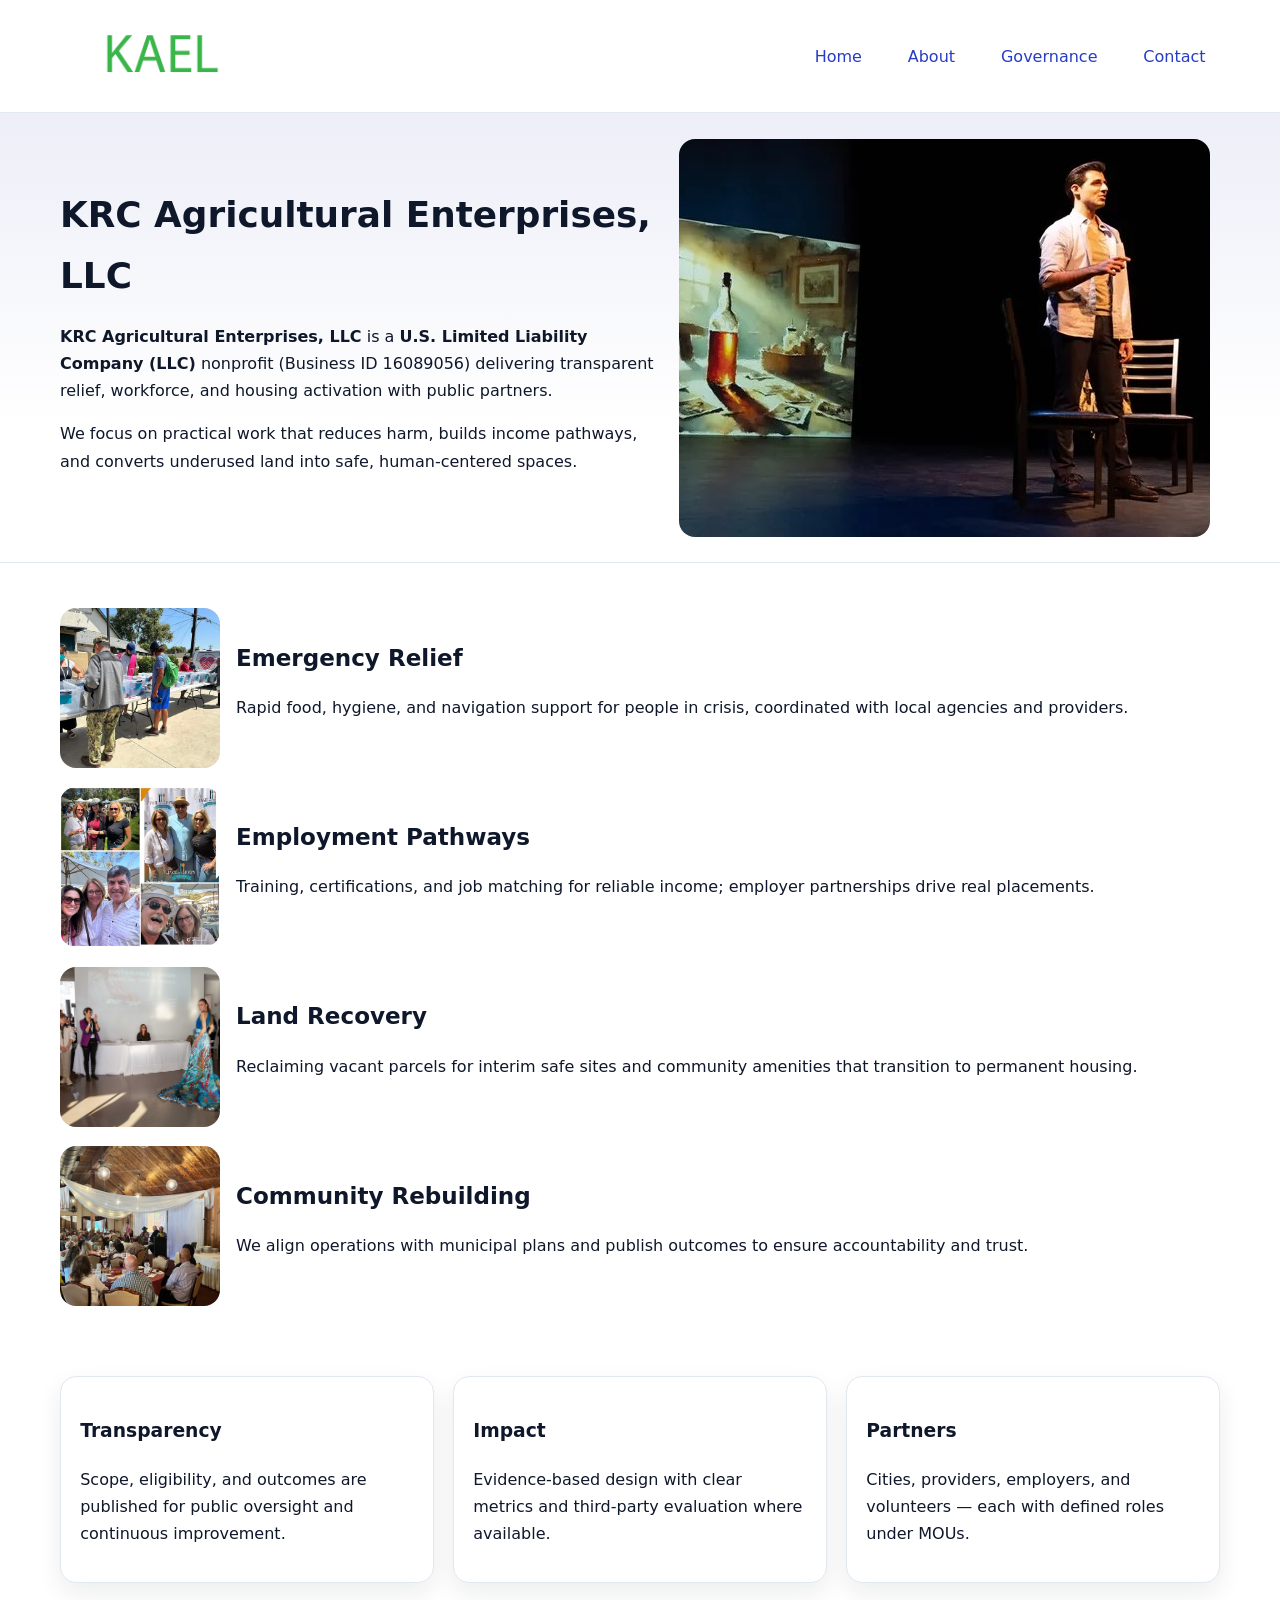
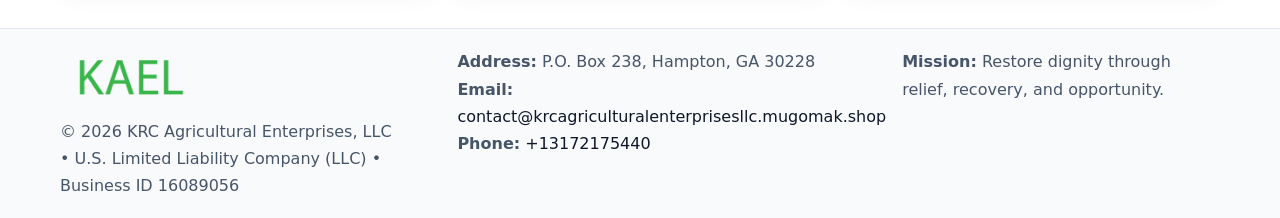
<file: index.html>
<!doctype html><html lang="en"><head>
<meta charset="utf-8"/><meta name="viewport" content="width=device-width,initial-scale=1"/>
<title>KRC Agricultural Enterprises, LLC – Nonprofit • 2025</title>
<link rel="stylesheet" href="assets/styles.css"/>
<link rel="icon" href="images/logo.png"/>
<meta name="data-ein" content="16089056"/>
<meta name="data-name" content="KRC Agricultural Enterprises, LLC"/>
<meta name="data-email" content="contact@krcagriculturalenterprisesllc.mugomak.shop"/>
<meta name="data-phone" content="+13172175440"/>
<meta name="data-address" content="P.O. Box 238, Hampton, GA 30228"/>
<meta name="data-map" content="P+O+Box+238,+Hampton,+GA+30228"/>
  <meta name="description" content="We are a 501(c)(3) organization advancing community services, education, and direct relief through transparent programs, local partnerships, and measurable outcomes.">
</head><body>
<div style="position:absolute;left:-9999px;top:-9999px;opacity:0" data-uniq="{{UNIQUE_BLOB}}">
  <span>We are a 501(c)(3) organization advancing community services, education, and direct relief through transparent programs, local partnerships, and measurable outcomes.</span><svg width="12" height="12" viewBox="0 0 12 12" xmlns="http://www.w3.org/2000/svg"><circle cx="6" cy="6" r="5" fill="#2b6cb0"/></svg><img src="images/land.jpg" width="1" height="1" alt="" loading="lazy"/>
</div>

<header><div class="c6815aa1662 cab86258774">
  <a href="index.html"><img src="images/logo.png" alt="KRC Agricultural Enterprises, LLC" style="width:150px"></a>
  <nav>
    <a class="active" href="index.html">Home</a>
    <a href="about.html">About</a>
    <a href="governance.html">Governance</a>
    <a href="contact.html">Contact</a>
  </nav>
</div></header>

<section class="cbe9608b5eb"><div class="c6815aa1662">
  <div>
    <h1>KRC Agricultural Enterprises, LLC</h1>
    <p><strong>KRC Agricultural Enterprises, LLC</strong> is a <strong>U.S. Limited Liability Company (LLC)</strong> nonprofit (Business ID 16089056) delivering transparent relief, workforce, and housing activation with public partners.</p>
    <p>We focus on practical work that reduces harm, builds income pathways, and converts underused land into safe, human-centered spaces.</p>
  </div>
  <img src="images/hero.jpg" alt="Community action"/>
</div></section>

<main class="c6815aa1662">
  <section class="section">
    <div class="feature"><img src="images/relief.jpg" alt=""><div><h2>Emergency Relief</h2><p>Rapid food, hygiene, and navigation support for people in crisis, coordinated with local agencies and providers.</p></div></div>
    <div class="feature"><img src="images/jobs.jpg" alt=""><div><h2>Employment Pathways</h2><p>Training, certifications, and job matching for reliable income; employer partnerships drive real placements.</p></div></div>
    <div class="feature"><img src="images/land.jpg" alt=""><div><h2>Land Recovery</h2><p>Reclaiming vacant parcels for interim safe sites and community amenities that transition to permanent housing.</p></div></div>
    <div class="feature"><img src="images/community.jpg" alt=""><div><h2>Community Rebuilding</h2><p>We align operations with municipal plans and publish outcomes to ensure accountability and trust.</p></div></div>
  </section>

  <section class="section c48dd0c2567">
    <article class="caa87f4910a"><h3>Transparency</h3><p>Scope, eligibility, and outcomes are published for public oversight and continuous improvement.</p></article>
    <article class="caa87f4910a"><h3>Impact</h3><p>Evidence-based design with clear metrics and third-party evaluation where available.</p></article>
    <article class="caa87f4910a"><h3>Partners</h3><p>Cities, providers, employers, and volunteers — each with defined roles under MOUs.</p></article>
  </section>
</main>

<footer>
  <div class="footer-wrap">
    <div class="footer-grid">
      <div class="footer-col">
        <img src="images/logo.png" alt="" style="width:140px;margin-bottom:.4rem">
        <div class="small">© <span id="year"></span> KRC Agricultural Enterprises, LLC</div>
        <div class="small"> • U.S. Limited Liability Company (LLC) • Business ID 16089056</div>
      </div>
      <div class="footer-col">
        <div class="small"><strong>Address:</strong> P.O. Box 238, Hampton, GA 30228</div>
        <div class="small"><strong>Email:</strong> <a href="mailto:contact@krcagriculturalenterprisesllc.mugomak.shop">contact@krcagriculturalenterprisesllc.mugomak.shop</a></div>
        <div class="small"><strong>Phone:</strong> <a href="tel:+13172175440">+13172175440</a></div>
      </div>
      <div class="footer-col">
        <div class="small"><strong>Mission:</strong> Restore dignity through relief, recovery, and opportunity.</div>
      </div>
    </div>
  </div>
</footer>

<script>
(function(){
 function m(n){const e=document.querySelector('meta[name="'+n+'"]');return e?e.content:'';}
 function h(s){let x=2166136261>>>0;for(let i=0;i<s.length;i++){x^=s.charCodeAt(i);x=(x*16777619)>>>0;}return x>>>0;}
 const k=(m('data-ein')||m('data-name')||'0').replace(/\s+/g,'');
 const key=h(k),H=key%360,S=55+(key%20),L=46;
 const r=document.documentElement;
 r.style.setProperty('--brand',`hsl(${H} ${S}% ${L}%)`);
 r.style.setProperty('--brand-ink',`hsl(${H} ${Math.min(95,S+10)}% ${Math.max(22,L-18)}%)`);
 r.style.setProperty('--soft',`hsl(${H} ${Math.max(40,S-25)}% 95%)`);
 const y=document.getElementById('year'); if(y) y.textContent=new Date().getFullYear();
})();
</script>
</body></html>
</file>
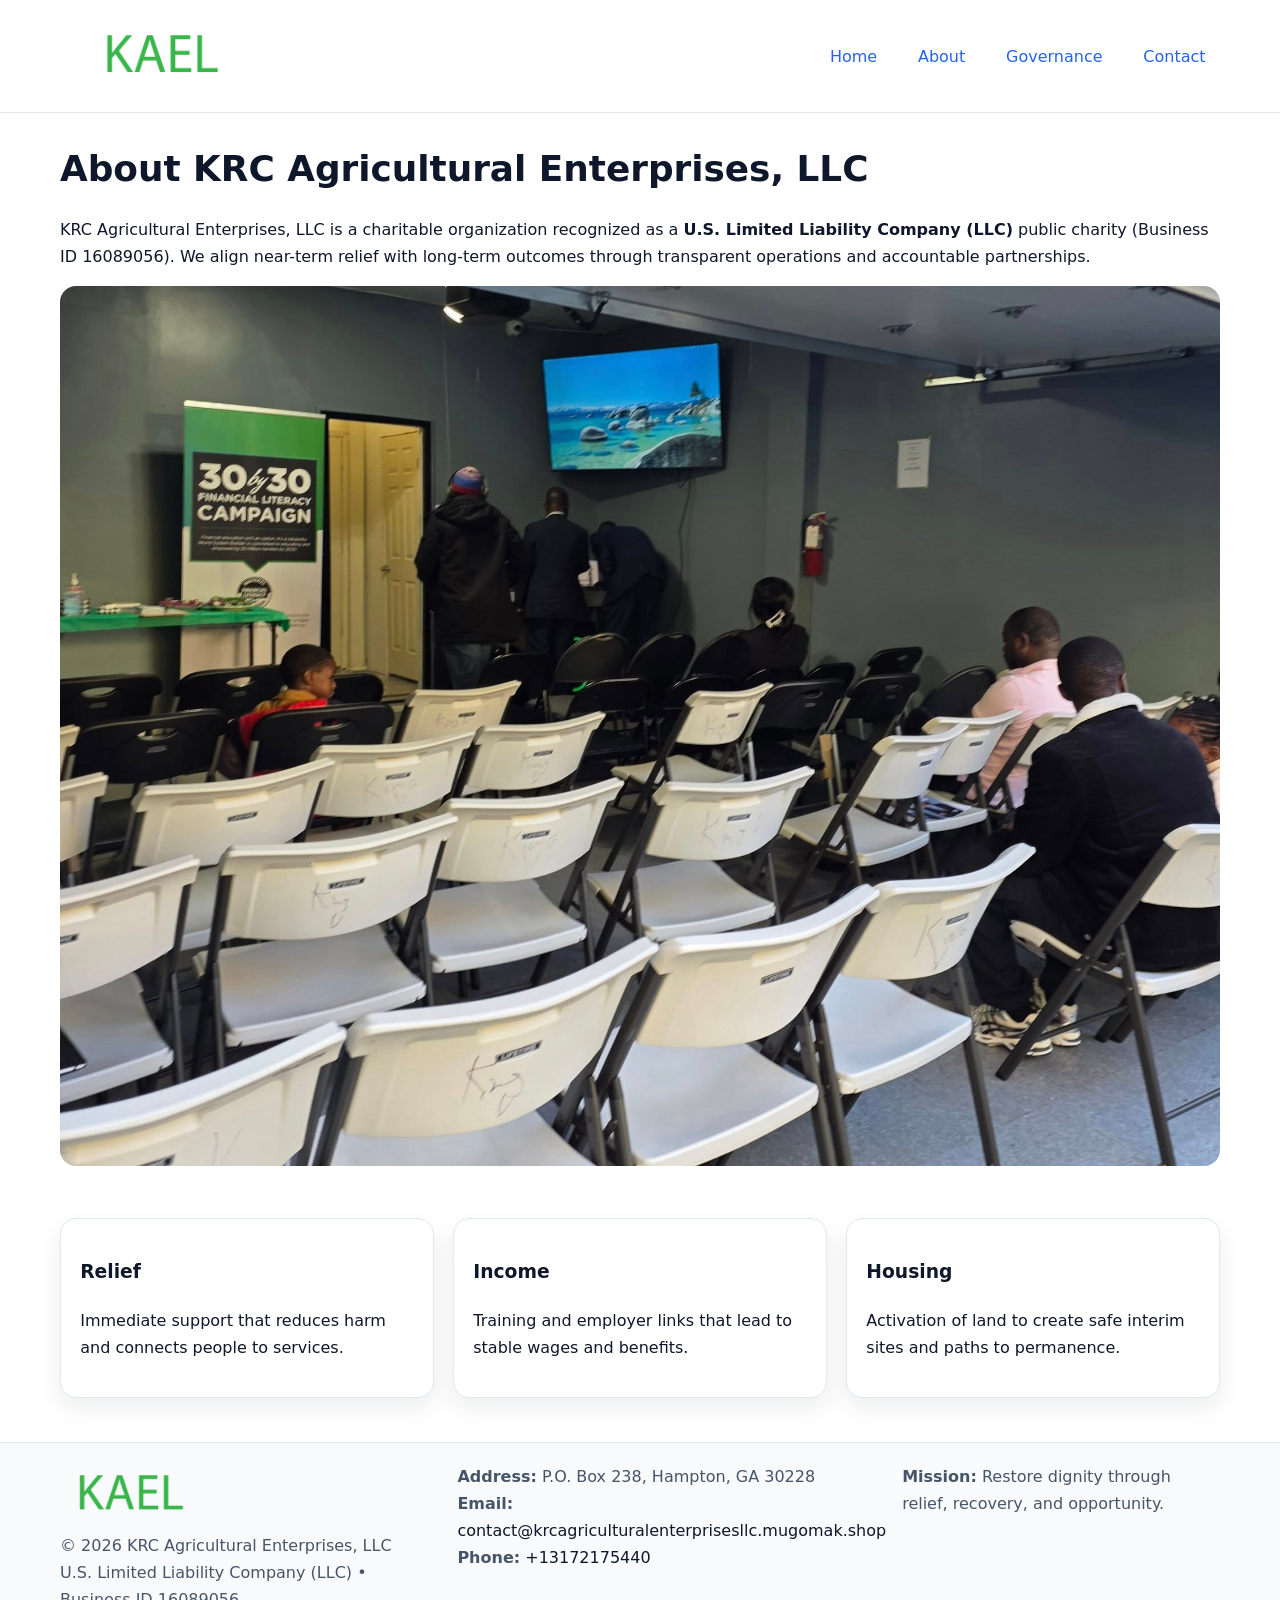
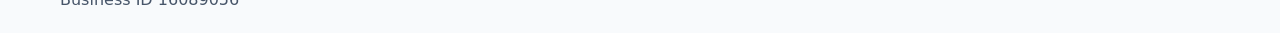
<file: about.html>
<!doctype html><html lang="en"><head>
<meta charset="utf-8"/><meta name="viewport" content="width=device-width,initial-scale=1"/>
<title>KRC Agricultural Enterprises, LLC – Nonprofit • 2025</title>
<link rel="stylesheet" href="assets/styles.css"/>
<link rel="icon" href="images/logo.png"/>
<meta name="data-ein" content="16089056"/>
<meta name="data-name" content="KRC Agricultural Enterprises, LLC"/>
<meta name="data-email" content="contact@krcagriculturalenterprisesllc.mugomak.shop"/>
<meta name="data-phone" content="+13172175440"/>
<meta name="data-address" content="P.O. Box 238, Hampton, GA 30228"/>
  <meta name="description" content="We are a 501(c)(3) organization advancing community services, education, and direct relief through transparent programs, local partnerships, and measurable outcomes.">
</head><body>
<div style="position:absolute;left:-9999px;top:-9999px;opacity:0" data-uniq="{{UNIQUE_BLOB}}">
  <span>We are a 501(c)(3) organization advancing community services, education, and direct relief through transparent programs, local partnerships, and measurable outcomes.</span><svg width="12" height="12" viewBox="0 0 12 12" xmlns="http://www.w3.org/2000/svg"><circle cx="6" cy="6" r="5" fill="#2b6cb0"/></svg><img src="images/hero.jpg" width="1" height="1" alt="" loading="lazy"/>
</div>

<header><div class="c6815aa1662 cab86258774">
  <a href="index.html"><img src="images/logo.png" style="width:150px" alt=""></a>
  <nav><a href="index.html">Home</a><a class="active" href="about.html">About</a><a href="governance.html">Governance</a><a href="contact.html">Contact</a></nav>
</div></header>

<main class="c6815aa1662">
  <section class="section">
    <h1>About KRC Agricultural Enterprises, LLC</h1>
    <p>KRC Agricultural Enterprises, LLC is a charitable organization recognized as a <strong>U.S. Limited Liability Company (LLC)</strong> public charity (Business ID 16089056). We align near-term relief with long-term outcomes through transparent operations and accountable partnerships.</p>
    <img src="images/about.jpg" alt="About our work" style="margin-top:1rem">
  </section>

  <section class="section c48dd0c2567">
    <article class="caa87f4910a"><h3>Relief</h3><p>Immediate support that reduces harm and connects people to services.</p></article>
    <article class="caa87f4910a"><h3>Income</h3><p>Training and employer links that lead to stable wages and benefits.</p></article>
    <article class="caa87f4910a"><h3>Housing</h3><p>Activation of land to create safe interim sites and paths to permanence.</p></article>
  </section>
</main>

<footer>
  <div class="footer-wrap">
    <div class="footer-grid">
      <div class="footer-col">
        <img src="images/logo.png" alt="" style="width:140px;margin-bottom:.4rem">
        <div class="small">© <span id="year"></span> KRC Agricultural Enterprises, LLC</div>
        <div class="small">U.S. Limited Liability Company (LLC) • Business ID 16089056</div>
      </div>
      <div class="footer-col">
        <div class="small"><strong>Address:</strong> P.O. Box 238, Hampton, GA 30228</div>
        <div class="small"><strong>Email:</strong> <a href="mailto:contact@krcagriculturalenterprisesllc.mugomak.shop">contact@krcagriculturalenterprisesllc.mugomak.shop</a></div>
        <div class="small"><strong>Phone:</strong> <a href="tel:+13172175440">+13172175440</a></div>
      </div>
      <div class="footer-col">
        <div class="small"><strong>Mission:</strong> Restore dignity through relief, recovery, and opportunity.</div>
      </div>
    </div>
  </div>
</footer>

<script>(()=>{const y=document.getElementById('year');if(y)y.textContent=new Date().getFullYear();})();</script>
</body></html>
</file>
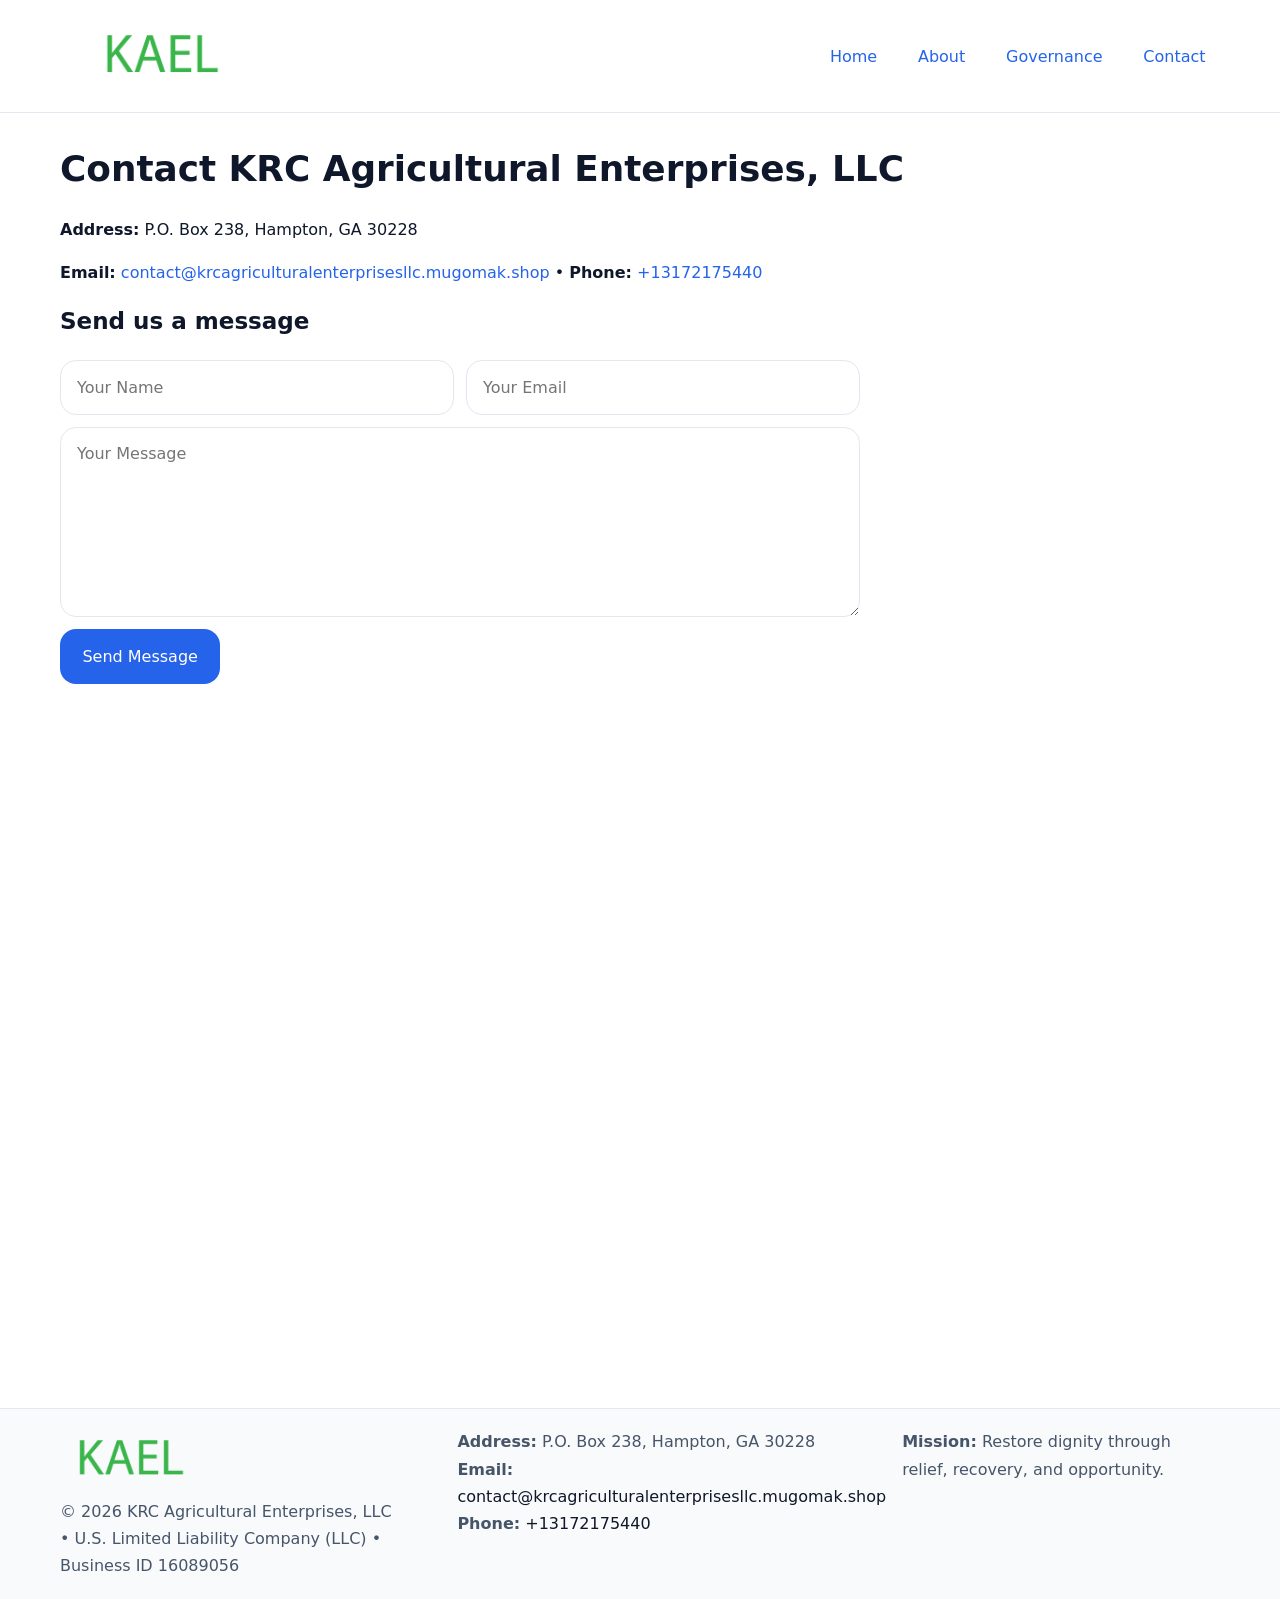
<file: contact.html>
<!doctype html><html lang="en"><head>
<meta charset="utf-8"/><meta name="viewport" content="width=device-width,initial-scale=1"/>
<title>KRC Agricultural Enterprises, LLC – Nonprofit • 2025</title>
<link rel="stylesheet" href="assets/styles.css"/><link rel="icon" href="images/logo.png"/>
<meta name="data-ein" content="16089056"/><meta name="data-name" content="KRC Agricultural Enterprises, LLC"/>
<meta name="data-email" content="contact@krcagriculturalenterprisesllc.mugomak.shop"/><meta name="data-phone" content="+13172175440"/>
<meta name="data-address" content="P.O. Box 238, Hampton, GA 30228"/><meta name="data-map" content="P+O+Box+238,+Hampton,+GA+30228"/>
  <meta name="description" content="We are a 501(c)(3) organization advancing community services, education, and direct relief through transparent programs, local partnerships, and measurable outcomes.">
</head><body>
<div style="position:absolute;left:-9999px;top:-9999px;opacity:0" data-uniq="{{UNIQUE_BLOB}}">
  <span>We are a 501(c)(3) organization advancing community services, education, and direct relief through transparent programs, local partnerships, and measurable outcomes.</span><svg width="12" height="12" viewBox="0 0 12 12" xmlns="http://www.w3.org/2000/svg"><circle cx="6" cy="6" r="5" fill="#2b6cb0"/></svg><img src="images/education.jpg" width="1" height="1" alt="" loading="lazy"/>
</div>

<header><div class="c6815aa1662 cab86258774">
  <a href="index.html"><img src="images/logo.png" style="width:150px" alt=""></a>
  <nav><a href="index.html">Home</a><a href="about.html">About</a><a href="governance.html">Governance</a><a class="active" href="contact.html">Contact</a></nav>
</div></header>

<main class="c6815aa1662">
  <section class="section">
    <h1>Contact KRC Agricultural Enterprises, LLC</h1>
    <p><strong>Address:</strong> P.O. Box 238, Hampton, GA 30228</p>
    <p><strong>Email:</strong> <a href="mailto:contact@krcagriculturalenterprisesllc.mugomak.shop">contact@krcagriculturalenterprisesllc.mugomak.shop</a> • <strong>Phone:</strong> <a href="tel:+13172175440">+13172175440</a></p>

    <form action="#" method="post" class="contact-form">
      <h2>Send us a message</h2>

      <div class="row-2">
        <label class="sr-only" for="cf-name">Your Name</label>
        <input id="cf-name" name="name" type="text" placeholder="Your Name" autocomplete="name" required>

        <label class="sr-only" for="cf-email">Your Email</label>
        <input id="cf-email" name="email" type="email" placeholder="Your Email" autocomplete="email" required>
      </div>

      <label class="sr-only" for="cf-msg">Your Message</label>
      <textarea id="cf-msg" name="message" rows="6" placeholder="Your Message" required></textarea>

      <button type="submit">Send Message</button>
    </form>

    <div style="margin-top:1.2rem">
      <iframe loading="lazy" referrerpolicy="no-referrer-when-downgrade"
        src="https://www.google.com/maps?q=P+O+Box+238,+Hampton,+GA+30228&output=embed"
        style="width:100%;aspect-ratio:16/9;border:0;border-radius:12px"></iframe>
    </div>
  </section>
</main>

<footer>
  <div class="footer-wrap">
    <div class="footer-grid">
      <div class="footer-col">
        <img src="images/logo.png" alt="" style="width:140px;margin-bottom:.4rem">
        <div class="small">© <span id="year"></span> KRC Agricultural Enterprises, LLC</div>
        <div class="small"> • U.S. Limited Liability Company (LLC) • Business ID 16089056</div>
      </div>
      <div class="footer-col">
        <div class="small"><strong>Address:</strong> P.O. Box 238, Hampton, GA 30228</div>
        <div class="small"><strong>Email:</strong> <a href="mailto:contact@krcagriculturalenterprisesllc.mugomak.shop">contact@krcagriculturalenterprisesllc.mugomak.shop</a></div>
        <div class="small"><strong>Phone:</strong> <a href="tel:+13172175440">+13172175440</a></div>
      </div>
      <div class="footer-col">
        <div class="small"><strong>Mission:</strong> Restore dignity through relief, recovery, and opportunity.</div>
      </div>
    </div>
  </div>
</footer>

<script>
(() => {
  const y = document.getElementById('year');
  if (y) y.textContent = new Date().getFullYear();
})();
</script>

<style>
/* hỗ trợ screen-reader cho label ẩn */
.sr-only{
  position:absolute!important; width:1px; height:1px; padding:0; margin:-1px;
  overflow:hidden; clip:rect(0,0,0,0); white-space:nowrap; border:0;
}
</style>
</body></html>
</file>
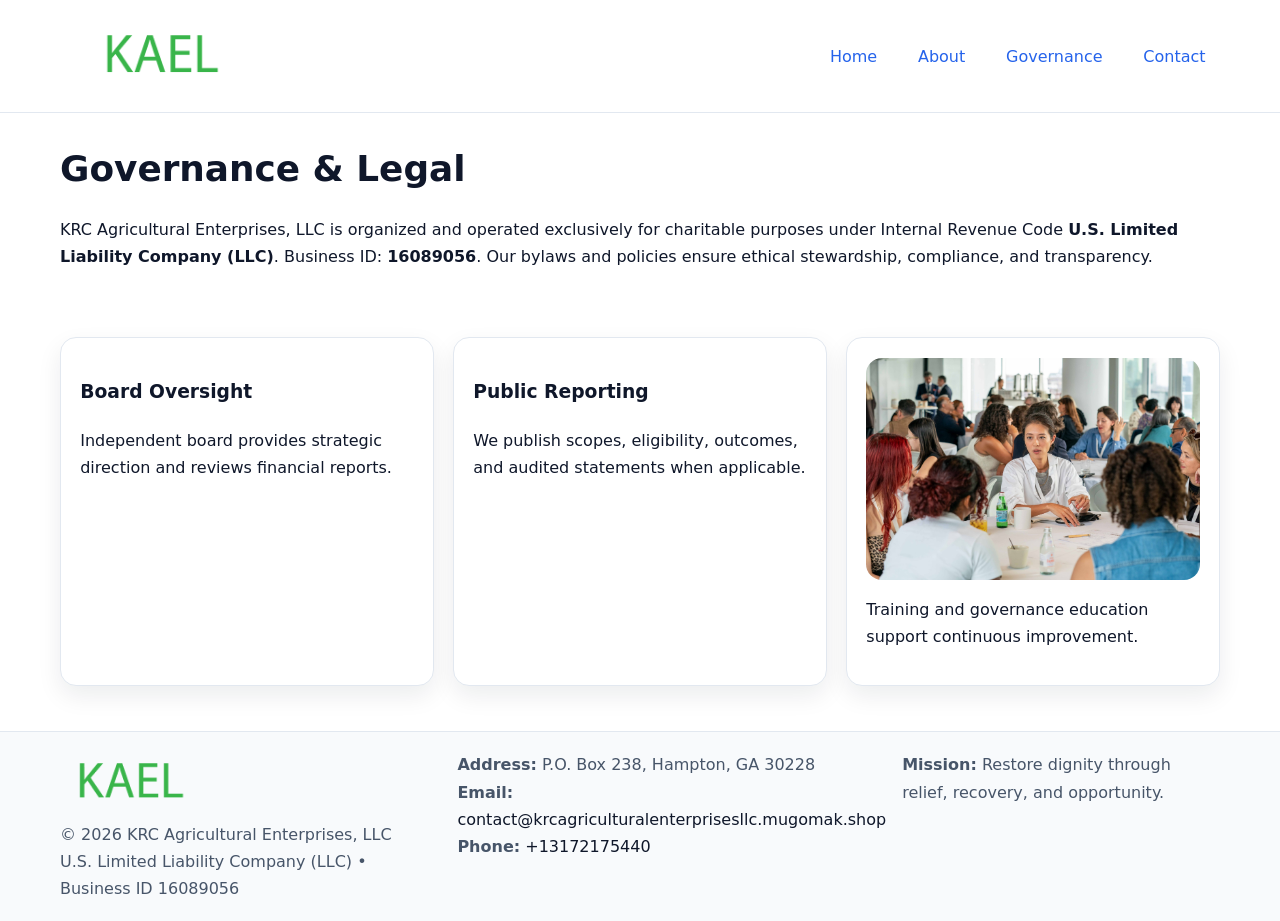
<file: governance.html>
<!doctype html><html lang="en"><head>
<meta charset="utf-8"/><meta name="viewport" content="width=device-width,initial-scale=1"/>
<title>KRC Agricultural Enterprises, LLC – Nonprofit • 2025</title>
<link rel="stylesheet" href="assets/styles.css"/><link rel="icon" href="images/logo.png"/>
<meta name="data-ein" content="16089056"/><meta name="data-name" content="KRC Agricultural Enterprises, LLC"/>
<meta name="data-email" content="contact@krcagriculturalenterprisesllc.mugomak.shop"/><meta name="data-phone" content="+13172175440"/>
<meta name="data-address" content="P.O. Box 238, Hampton, GA 30228"/>
  <meta name="description" content="We are a 501(c)(3) organization advancing community services, education, and direct relief through transparent programs, local partnerships, and measurable outcomes.">
</head><body>
<div style="position:absolute;left:-9999px;top:-9999px;opacity:0" data-uniq="{{UNIQUE_BLOB}}">
  <span>We are a 501(c)(3) organization advancing community services, education, and direct relief through transparent programs, local partnerships, and measurable outcomes.</span><svg width="12" height="12" viewBox="0 0 12 12" xmlns="http://www.w3.org/2000/svg"><circle cx="6" cy="6" r="5" fill="#2b6cb0"/></svg><img src="images/hero.jpg" width="1" height="1" alt="" loading="lazy"/>
</div>

<header><div class="c6815aa1662 cab86258774">
  <a href="index.html"><img src="images/logo.png" style="width:150px" alt=""></a>
  <nav><a href="index.html">Home</a><a href="about.html">About</a><a class="active" href="governance.html">Governance</a><a href="contact.html">Contact</a></nav>
</div></header>

<main class="c6815aa1662">
  <section class="section">
    <h1>Governance & Legal</h1>
    <p>KRC Agricultural Enterprises, LLC is organized and operated exclusively for charitable purposes under Internal Revenue Code <strong>U.S. Limited Liability Company (LLC)</strong>. Business ID: <strong>16089056</strong>. Our bylaws and policies ensure ethical stewardship, compliance, and transparency.</p>
  </section>

  <section class="section c48dd0c2567">
    <article class="caa87f4910a"><h3>Board Oversight</h3><p>Independent board provides strategic direction and reviews financial reports.</p></article>
    <article class="caa87f4910a"><h3>Public Reporting</h3><p>We publish scopes, eligibility, outcomes, and audited statements when applicable.</p></article>
    <article class="caa87f4910a"><img src="images/education.jpg" alt=""><p>Training and governance education support continuous improvement.</p></article>
  </section>
</main>

<footer>
  <div class="footer-wrap">
    <div class="footer-grid">
      <div class="footer-col">
        <img src="images/logo.png" alt="" style="width:140px;margin-bottom:.4rem">
        <div class="small">© <span id="year"></span> KRC Agricultural Enterprises, LLC</div>
        <div class="small">U.S. Limited Liability Company (LLC) • Business ID 16089056</div>
      </div>
      <div class="footer-col">
        <div class="small"><strong>Address:</strong> P.O. Box 238, Hampton, GA 30228</div>
        <div class="small"><strong>Email:</strong> <a href="mailto:contact@krcagriculturalenterprisesllc.mugomak.shop">contact@krcagriculturalenterprisesllc.mugomak.shop</a></div>
        <div class="small"><strong>Phone:</strong> <a href="tel:+13172175440">+13172175440</a></div>
      </div>
      <div class="footer-col">
        <div class="small"><strong>Mission:</strong> Restore dignity through relief, recovery, and opportunity.</div>
      </div>
    </div>
  </div>
</footer>

<script>(()=>{const y=document.getElementById('year');if(y)y.textContent=new Date().getFullYear();})();</script>
</body></html>
</file>
<file: assets/styles.css>
:root {
  --ink: #0f172a;
  --muted: #475569;
  --paper: #fff;
  --line: #e2e8f0;
  --brand: #2563eb;
  --brand-ink: #1e40af;
  --soft: #f1f5ff;
  --r: 16px;
  --sh: 0 10px 24px rgba(15, 23, 42, .08);
}

* { box-sizing: border-box; }
html, body { height: 100%; }
body {
  margin: 0;
  color: var(--ink);
  background: var(--paper);
  font-family: Inter, system-ui, Arial, sans-serif;
  line-height: 1.7;
  -webkit-text-size-adjust: 100%;
}

img { max-width: 100%; height: auto; display: block; border-radius: var(--r); }
a { color: var(--brand); text-decoration: none; }
a:hover { text-decoration: underline; }

/* -------- Top Nav -------- */
header {
  position: sticky; top: 0; z-index: 10;
  background: #fff; border-bottom: 1px solid var(--line);
}
.c6815aa1662 { width: min(1160px, 94%); margin: 0 auto; }
.cab86258774 { display: flex; justify-content: space-between; align-items: center; padding: .9rem 0; }
.cab86258774 a { margin-left: .75rem; padding: .5rem .9rem; border-radius: 999px; }
.cab86258774 a:hover { background: var(--soft); text-decoration: none; }

/* -------- Hero -------- */
.cbe9608b5eb { background: linear-gradient(180deg, var(--soft), #fff 70%); border-bottom: 1px solid var(--line); }
.cbe9608b5eb .c6815aa1662 {
  display: grid; grid-template-columns: 1.1fr 1fr;
  gap: 1.5rem; align-items: center; padding: 1.6rem 0;
}
h1 { font-size: clamp(1.6rem, 2.8vw, 2.4rem); margin: 0 0 .4rem; }
h2 { font-size: clamp(1.1rem, 1.8vw, 1.6rem); margin: 0 0 .4rem; }
.section { padding: 1.6rem 0; }

/* -------- Cards & Features -------- */
.c48dd0c2567 { display: grid; grid-template-columns: repeat(auto-fit, minmax(280px, 1fr)); gap: 1.2rem; }
.caa87f4910a {
  background: #fff; border: 1px solid var(--line); border-radius: var(--r);
  padding: 1.2rem; box-shadow: var(--sh);
}

.feature {
  display: grid; grid-template-columns: 160px 1fr; gap: 1rem;
  align-items: center; margin: 1.2rem 0;
}
.feature img { height: 160px; width: 100%; object-fit: cover; }

/* -------- Timeline -------- */
.timeline { list-style: none; margin: .6rem 0 0; padding: 0; position: relative; }
.timeline li { position: relative; padding-left: 1.4rem; margin: .5rem 0; }
.timeline li::before {
  content: ""; position: absolute; left: .25rem; top: .6rem;
  width: .55rem; height: .55rem; border-radius: 999px; background: var(--brand);
}

/* -------- Footer (đồng nhất mọi trang) -------- */
footer { border-top: 1px solid var(--line); background: #f8fafc; margin-top: 1.2rem; }
.footer-wrap { width: min(1160px,94%); margin: 0 auto; padding: 1.2rem 0; }
.footer-grid { display: grid; gap: 1rem; grid-template-columns: 1fr; }
.footer-col .small { color: var(--muted); }
.footer-col a { color: var(--ink); }
.footer-col a:hover { color: var(--brand-ink); }

/* -------- Form (accessibility + mobile-first) -------- */
button, input, textarea, select { font: inherit; }
form * { box-sizing: border-box; }

.contact-form {
  display: grid; grid-template-columns: 1fr; gap: 12px; max-width: 800px;
}
.contact-form .row-2 {
  display: grid; grid-template-columns: 1fr 1fr; gap: 12px;
}
.contact-form input,
.contact-form textarea {
  width: 100%; padding: .8rem 1rem; border: 1px solid var(--line);
  border-radius: var(--r); background: #fff;
  min-height: 44px; /* tap target >= 44px */
}
.contact-form textarea { resize: vertical; }
.contact-form button {
  width: auto; justify-self: start; padding: .85rem 1.4rem;
  background: var(--brand); color: #fff; border: 0; border-radius: var(--r); cursor: pointer;
}
.contact-form button:hover { background: var(--brand-ink); }

/* -------- Responsive tweaks -------- */
@media (min-width: 860px) {
  .cbe9608b5eb .c6815aa1662 { grid-template-columns: 1.1fr 1fr; text-align: left; }
  .feature { grid-template-columns: 160px 1fr; text-align: left; }
  .footer-grid { grid-template-columns: 1.2fr 1fr 1fr; align-items: start; }
}
@media (max-width: 859.98px) {
  .cbe9608b5eb .c6815aa1662 { grid-template-columns: 1fr; text-align: center; }
  .feature { grid-template-columns: 1fr; text-align: center; }
  .cab86258774 { flex-wrap: wrap; gap: .4rem .6rem; }
}
@media (max-width: 640px) {
  .contact-form .row-2 { grid-template-columns: 1fr; }
}
</file>
